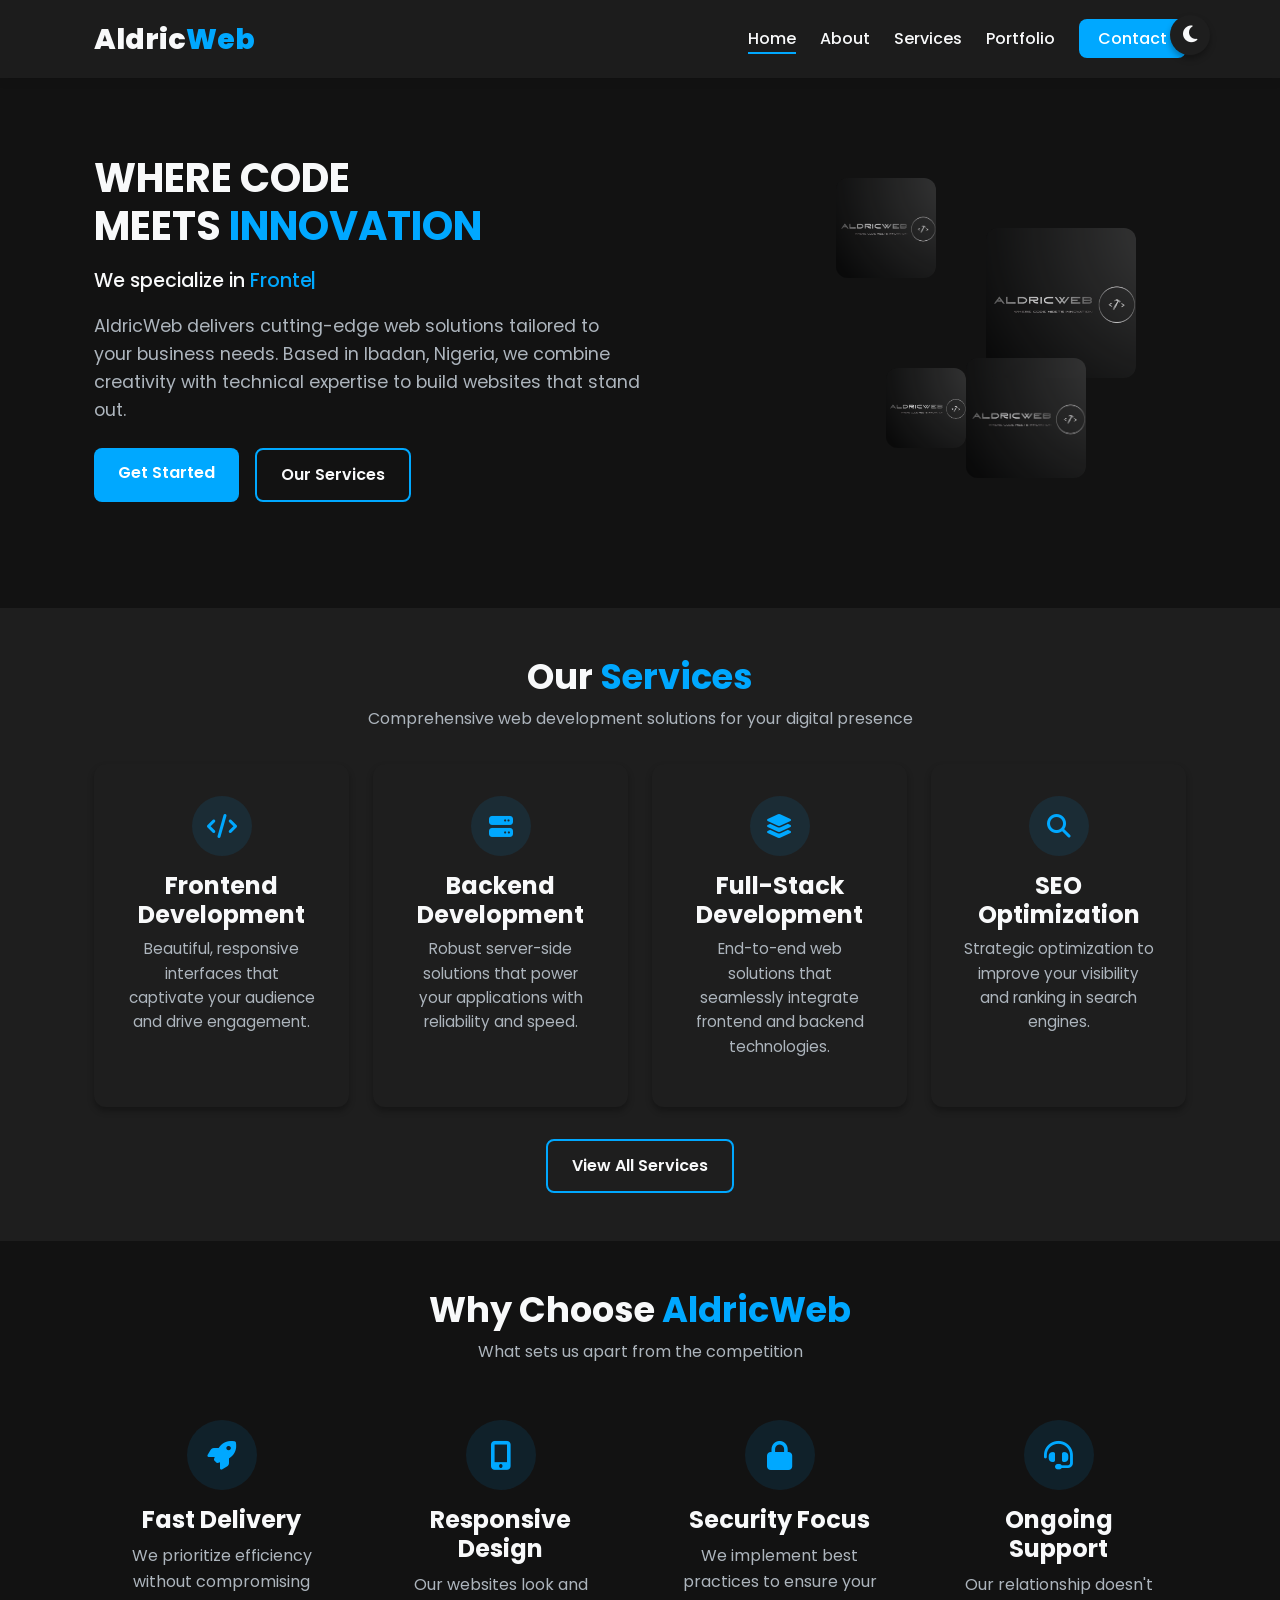
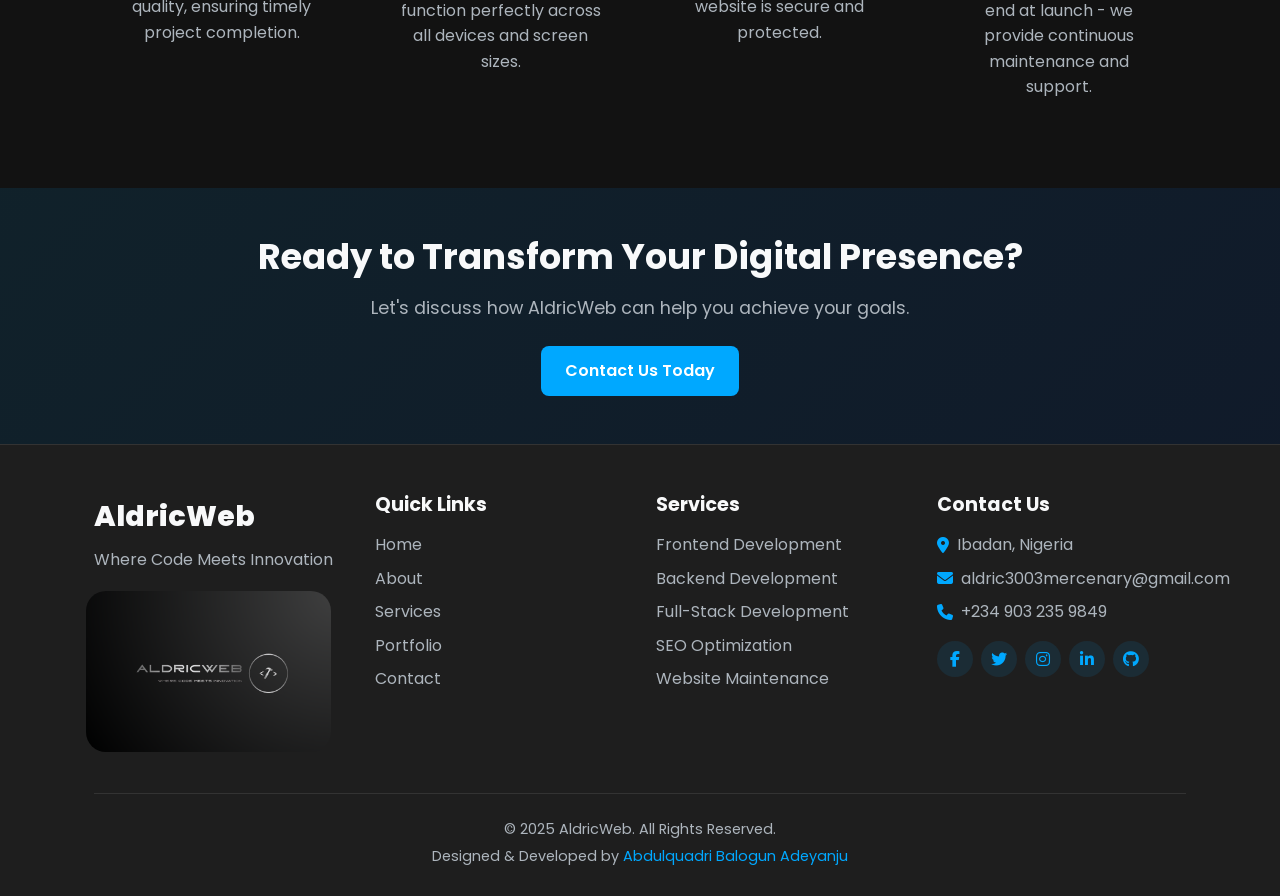
<file: index.html>
<!DOCTYPE html>
<html lang="en">
<head>
    <meta charset="UTF-8">
    <meta name="google-site-verification" content="3xsqHu0CG_7zDyTfgKuI1Ntbq-TyNZGkpfAWYVhftKA" />
    <meta name="viewport" content="width=device-width, initial-scale=1.0">
    <title>AldricWeb - Web Development Company</title>

    <!-- Open Graph / Facebook -->
    <meta property="og:title" content="AldricWeb - Web Development Company" />
    <meta property="og:description" content="AldricWeb delivers cutting-edge web solutions tailored to your business needs." />
    <meta property="og:image" content="https://aldricweb.github.io/-/Main%20logo%202.png" />
    <meta property="og:url" content="https://aldricweb.github.io/-/" />

    <!-- Twitter -->
    <meta name="twitter:card" content="summary_large_image" />
    <meta name="twitter:title" content="AldricWeb - Web Development Company" />
    <meta name="twitter:description" content="AldricWeb delivers cutting-edge web solutions tailored to your business needs." />
    <meta name="twitter:image" content="https://aldricweb.github.io/-/Main%20logo%202.png" />

    <link rel="stylesheet" href="styles.css">
    <link rel="stylesheet" href="https://cdnjs.cloudflare.com/ajax/libs/font-awesome/6.4.0/css/all.min.css">
    <link rel="preconnect" href="https://fonts.googleapis.com">
    <link rel="preconnect" href="https://fonts.gstatic.com" crossorigin>
    <link href="https://fonts.googleapis.com/css2?family=Poppins:wght@300;400;500;600;700;800&family=Montserrat:wght@300;400;500;600;700&display=swap" rel="stylesheet">
</head>
<body class="dark-mode">
    <div class="theme-toggle">
        <i class="fas fa-sun"></i>
        <i class="fas fa-moon active"></i>
    </div>

    <header>
        <div class="container">
            <div class="logo">
                <a href="index.html">Aldric<span>Web</span></a>
            </div>
            <nav>
                <div class="menu-toggle">
                    <div class="hamburger"></div>
                </div>
                <ul class="nav-links">
                    <li><a href="index.html" class="active">Home</a></li>
                    <li><a href="about.html">About</a></li>
                    <li><a href="services.html">Services</a></li>
                    <li><a href="portfolio.html">Portfolio</a></li>
                    <li><a href="contact.html" class="nav-cta">Contact</a></li>
                </ul>
            </nav>
        </div>
    </header>

    <main>
        <section class="hero">
            <div class="container">
                <div class="hero-content">
                    <h1 class="animate-title">
                        <span class="title-line">WHERE CODE</span>
                        <span class="title-line">MEETS <span class="highlight">INNOVATION</span></span>
                    </h1>
                    <div class="typing-container">
                        <p>We specialize in <span class="typing"></span></p>
                    </div>
                    <p class="hero-description">
                        AldricWeb delivers cutting-edge web solutions tailored to your business needs. Based in Ibadan, Nigeria, we combine creativity with technical expertise to build websites that stand out.
                    </p>
                    <div class="hero-cta">
                        <a href="contact.html" class="btn btn-primary">Get Started</a>
                        <a href="services.html" class="btn btn-secondary">Our Services</a>
                    </div>
                </div>
                <div class="hero-image">
                    <div class="geometric-shapes">
                        <div class="shape shape-1">
                            <img src="Main logo 2.png" alt="AldricWeb Logo" class="shape-logo">
                        </div>
                        <div class="shape shape-2">
                            <img src="Main logo 2.png" alt="AldricWeb Logo" class="shape-logo">
                        </div>
                        <div class="shape shape-3">
                            <img src="Main logo 2.png" alt="AldricWeb Logo" class="shape-logo">
                        </div>
                        <div class="shape shape-4">
                            <img src="Main logo 2.png" alt="AldricWeb Logo" class="shape-logo">
                        </div>
                    </div>
                </div>
        </section>

        <section class="services-overview">
            <div class="container">
                <div class="section-header">
                    <h2>Our <span class="highlight">Services</span></h2>
                    <p>Comprehensive web development solutions for your digital presence</p>
                </div>
                <div class="services-grid">
                    <div class="service-card">
                        <div class="service-icon">
                            <i class="fas fa-code"></i>
                        </div>
                        <h3>Frontend Development</h3>
                        <p>Beautiful, responsive interfaces that captivate your audience and drive engagement.</p>
                    </div>
                    <div class="service-card">
                        <div class="service-icon">
                            <i class="fas fa-server"></i>
                        </div>
                        <h3>Backend Development</h3>
                        <p>Robust server-side solutions that power your applications with reliability and speed.</p>
                    </div>
                    <div class="service-card">
                        <div class="service-icon">
                            <i class="fas fa-layer-group"></i>
                        </div>
                        <h3>Full-Stack Development</h3>
                        <p>End-to-end web solutions that seamlessly integrate frontend and backend technologies.</p>
                    </div>
                    <div class="service-card">
                        <div class="service-icon">
                            <i class="fas fa-search"></i>
                        </div>
                        <h3>SEO Optimization</h3>
                        <p>Strategic optimization to improve your visibility and ranking in search engines.</p>
                    </div>
                </div>
                <div class="services-cta">
                    <a href="services.html" class="btn btn-secondary">View All Services</a>
                </div>
            </div>
        </section>

        <section class="why-choose-us">
            <div class="container">
                <div class="section-header">
                    <h2>Why Choose <span class="highlight">AldricWeb</span></h2>
                    <p>What sets us apart from the competition</p>
                </div>
                <div class="features-grid">
                    <div class="feature">
                        <div class="feature-icon">
                            <i class="fas fa-rocket"></i>
                        </div>
                        <h3>Fast Delivery</h3>
                        <p>We prioritize efficiency without compromising quality, ensuring timely project completion.</p>
                    </div>
                    <div class="feature">
                        <div class="feature-icon">
                            <i class="fas fa-mobile-alt"></i>
                        </div>
                        <h3>Responsive Design</h3>
                        <p>Our websites look and function perfectly across all devices and screen sizes.</p>
                    </div>
                    <div class="feature">
                        <div class="feature-icon">
                            <i class="fas fa-lock"></i>
                        </div>
                        <h3>Security Focus</h3>
                        <p>We implement best practices to ensure your website is secure and protected.</p>
                    </div>
                    <div class="feature">
                        <div class="feature-icon">
                            <i class="fas fa-headset"></i>
                        </div>
                        <h3>Ongoing Support</h3>
                        <p>Our relationship doesn't end at launch - we provide continuous maintenance and support.</p>
                    </div>
                </div>
            </div>
        </section>

        <section class="cta-section">
            <div class="container">
                <div class="cta-content">
                    <h2>Ready to Transform Your Digital Presence?</h2>
                    <p>Let's discuss how AldricWeb can help you achieve your goals.</p>
                    <a href="contact.html" class="btn btn-primary">Contact Us Today</a>
                </div>
            </div>
        </section>
    </main>

    <footer>
        <div class="container">
            <div class="footer-content">
                <div class="footer-logo">
                    <a href="index.html">Aldric<span>Web</span></a>
                    <p>Where Code Meets Innovation</p>
                    <div class="tera">
                        <img src="Main logo 2.png" alt="logo" srcset="">
                    </div>
                </div>
                <div class="footer-links">
                    <h3>Quick Links</h3>
                    <ul>
                        <li><a href="index.html">Home</a></li>
                        <li><a href="about.html">About</a></li>
                        <li><a href="services.html">Services</a></li>
                        <li><a href="portfolio.html">Portfolio</a></li>
                        <li><a href="contact.html">Contact</a></li>
                    </ul>
                </div>
                <div class="footer-services">
                    <h3>Services</h3>
                    <ul>
                        <li><a href="services.html#frontend">Frontend Development</a></li>
                        <li><a href="services.html#backend">Backend Development</a></li>
                        <li><a href="services.html#fullstack">Full-Stack Development</a></li>
                        <li><a href="services.html#seo">SEO Optimization</a></li>
                        <li><a href="services.html#maintenance">Website Maintenance</a></li>
                    </ul>
                </div>
                <div class="footer-contact">
                    <h3>Contact Us</h3>
                    <p><i class="fas fa-map-marker-alt"></i> Ibadan, Nigeria</p>
                    <p><i class="fas fa-envelope"></i> aldric3003mercenary@gmail.com</p>
                    <p><i class="fas fa-phone"></i> +234 903 235 9849</p>
                    <div class="social-icons">
                        <a href="#" aria-label="Facebook"><i class="fab fa-facebook-f"></i></a>
                        <a href="https://x.com/Abdulquadr40124" aria-label="Twitter"><i class="fab fa-twitter"></i></a>
                        <a href="#" aria-label="Instagram"><i class="fab fa-instagram"></i></a>
                        <a href="https://www.linkedin.com/in/abdulquadri-balogun-aa053230b/" aria-label="LinkedIn"><i class="fab fa-linkedin-in"></i></a>
                        <a href="https://github.com/AldricWeb" aria-label="GitHub"><i class="fab fa-github"></i></a>
                    </div>
                </div>
            </div>
            <div class="footer-bottom">
                <p>&copy; 2025 AldricWeb. All Rights Reserved.</p>
                <p>Designed & Developed by <a href="#">Abdulquadri Balogun Adeyanju</a></p>
            </div>
        </div>
    </footer>

    <script src="script.js"></script>
</body>
</html>
</file>
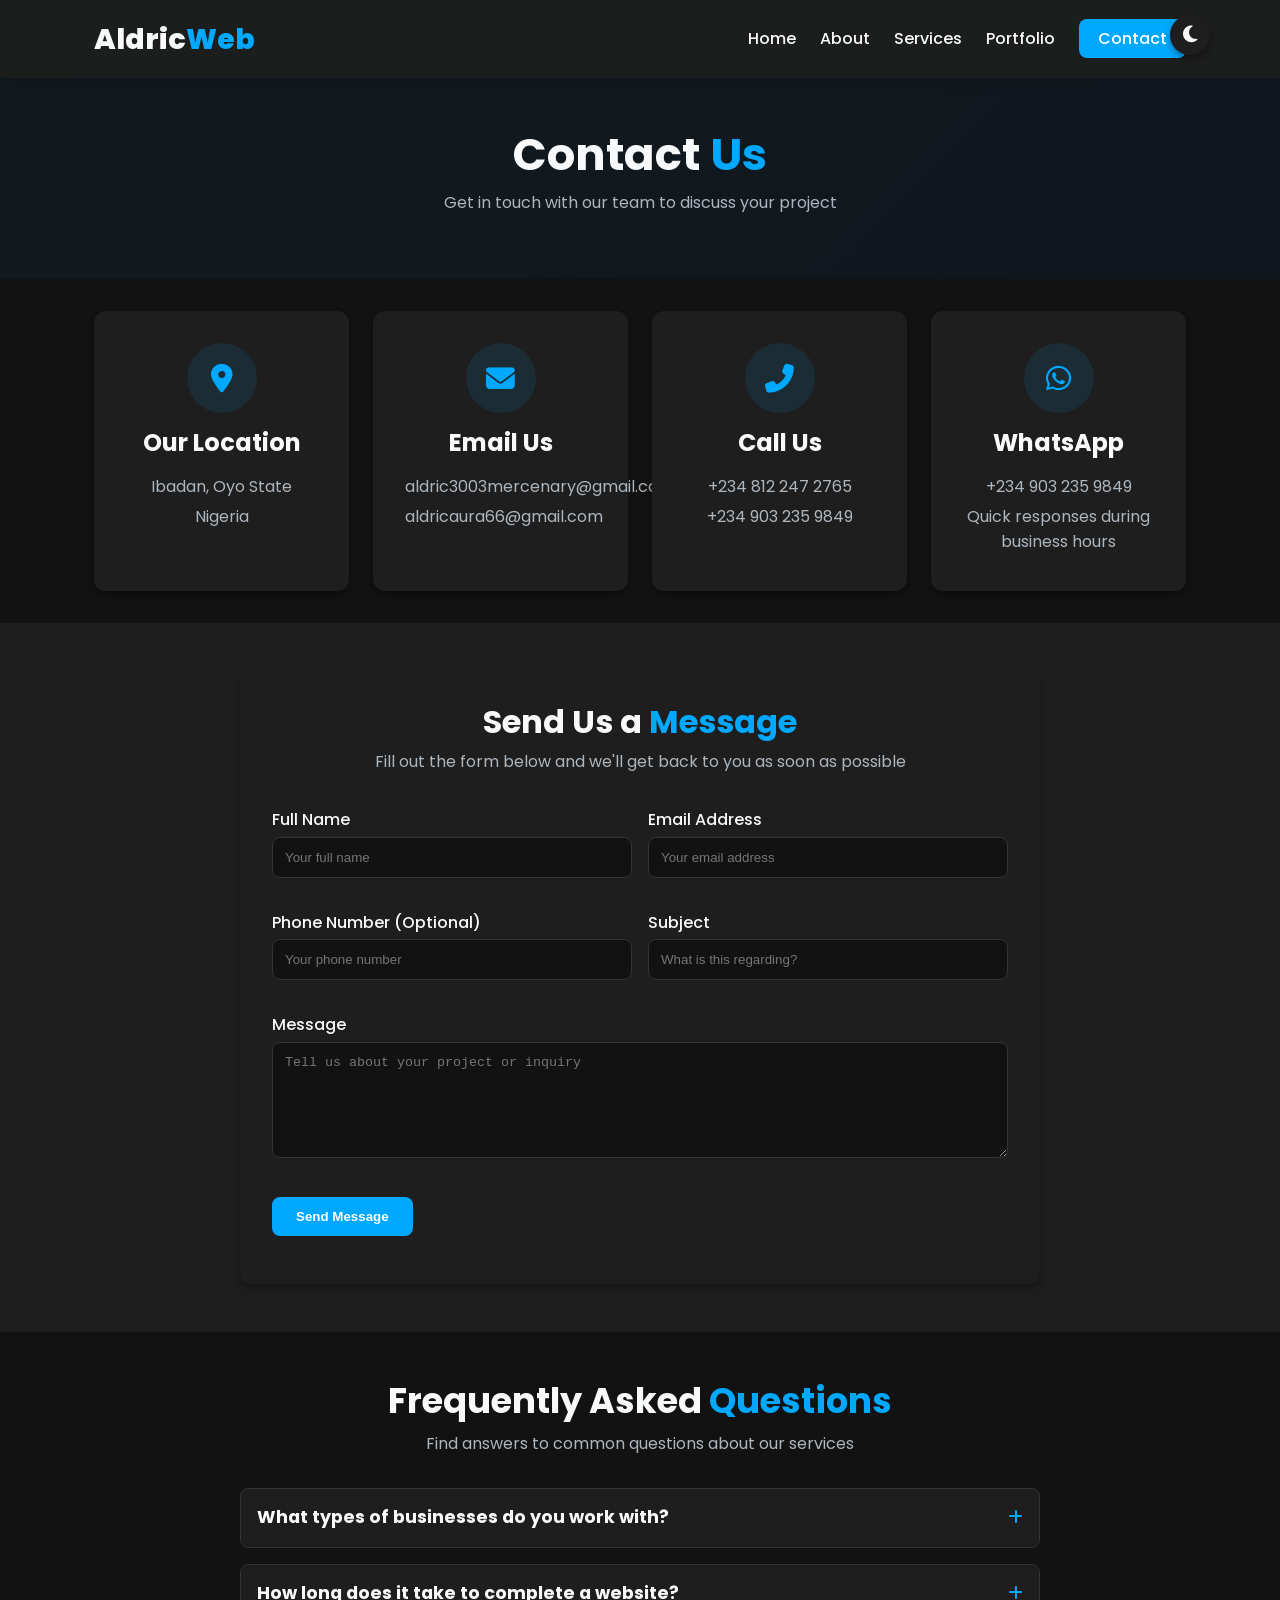
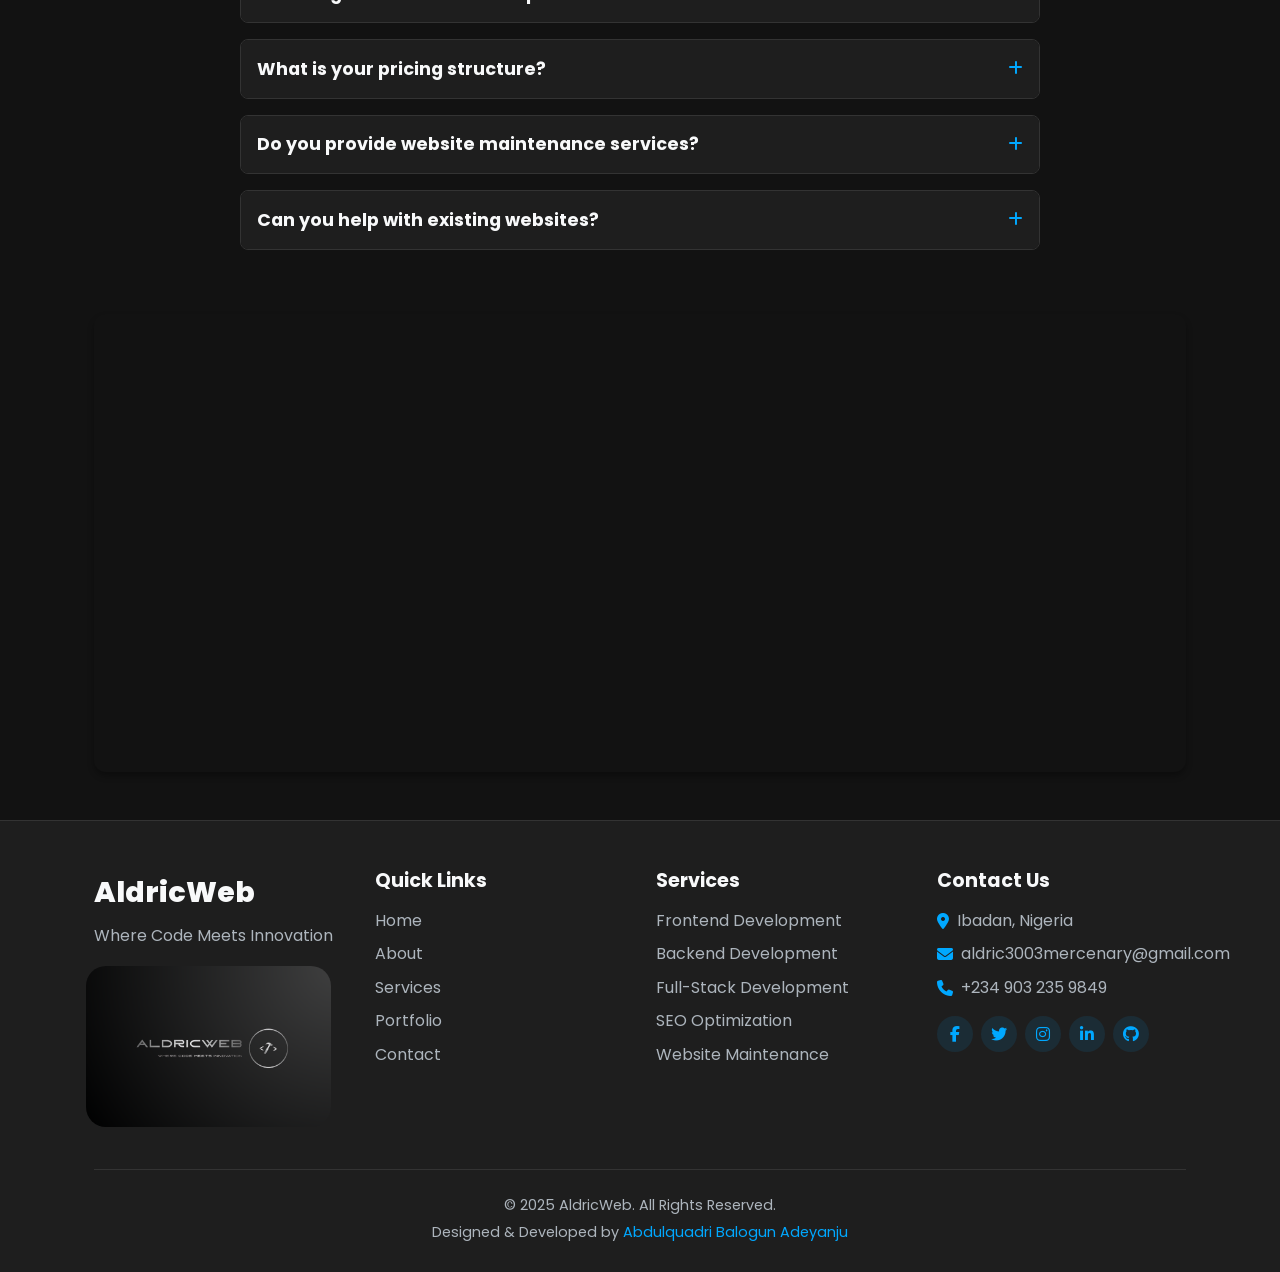
<file: contact.html>
<!DOCTYPE html>
<html lang="en">
<head>
    <meta charset="UTF-8">
    <meta name="viewport" content="width=device-width, initial-scale=1.0">
    <title>Contact Us - AldricWeb</title>
    <link rel="stylesheet" href="styles.css">
    <link rel="stylesheet" href="https://cdnjs.cloudflare.com/ajax/libs/font-awesome/6.4.0/css/all.min.css">
    <link rel="preconnect" href="https://fonts.googleapis.com">
    <link rel="preconnect" href="https://fonts.gstatic.com" crossorigin>
    <link href="https://fonts.googleapis.com/css2?family=Poppins:wght@300;400;500;600;700;800&family=Montserrat:wght@300;400;500;600;700&display=swap" rel="stylesheet">
</head>
<body class="dark-mode">
    <div class="theme-toggle">
        <i class="fas fa-sun"></i>
        <i class="fas fa-moon active"></i>
    </div>

    <header>
        <div class="container">
            <div class="logo">
                <a href="index.html">Aldric<span>Web</span></a>
            </div>
            <nav>
                <div class="menu-toggle">
                    <div class="hamburger"></div>
                </div>
                <ul class="nav-links">
                    <li><a href="index.html">Home</a></li>
                    <li><a href="about.html">About</a></li>
                    <li><a href="services.html">Services</a></li>
                    <li><a href="portfolio.html">Portfolio</a></li>
                    <li><a href="contact.html" class="active nav-cta">Contact</a></li>
                </ul>
            </nav>
        </div>
    </header>

    <main>
        <section class="page-header">
            <div class="container">
                <h1>Contact <span class="highlight">Us</span></h1>
                <p>Get in touch with our team to discuss your project</p>
            </div>
        </section>

        <section class="contact-info">
            <div class="container">
                <div class="contact-grid">
                    <div class="contact-card">
                        <div class="contact-icon">
                            <i class="fas fa-map-marker-alt"></i>
                        </div>
                        <h3>Our Location</h3>
                        <p>Ibadan, Oyo State</p>
                        <p>Nigeria</p>
                    </div>
                    <div class="contact-card">
                        <div class="contact-icon">
                            <i class="fas fa-envelope"></i>
                        </div>
                        <h3>Email Us</h3>
                        <p><a href="mailto:aldric3003mercenary@gmail.com">aldric3003mercenary@gmail.com</a></p>
                        <p><a href="mailto:aldricaura66@gmail.com">aldricaura66@gmail.com</a></p>
                    </div>
                    <div class="contact-card">
                        <div class="contact-icon">
                            <i class="fas fa-phone-alt"></i>
                        </div>
                        <h3>Call Us</h3>
                        <p><a href="tel:+2341234567890">+234 812 247 2765</a></p>
                        <p><a href="tel:+2349876543210">+234 903 235 9849</a></p>
                    </div>
                    <div class="contact-card">
                        <div class="contact-icon">
                            <i class="fab fa-whatsapp"></i>
                        </div>
                        <h3>WhatsApp</h3>
                        <p><a href="https://wa.me/2349032359849">+234 903 235 9849</a></p>
                        <p>Quick responses during business hours</p>
                    </div>
                </div>
            </div>
        </section>

        <section class="contact-form-section">
            <div class="container">
                <div class="contact-form-container">
                    <div class="form-header">
                        <h2>Send Us a <span class="highlight">Message</span></h2>
                        <p>Fill out the form below and we'll get back to you as soon as possible</p>
                    </div>
                    <form id="contact-form" class="contact-form">
                        <div class="form-group">
                            <label for="name">Full Name</label>
                            <input type="text" id="name" name="name" placeholder="Your full name" required>
                        </div>
                        <div class="form-group">
                            <label for="email">Email Address</label>
                            <input type="email" id="email" name="email" placeholder="Your email address" required>
                        </div>
                        <div class="form-group">
                            <label for="phone">Phone Number (Optional)</label>
                            <input type="tel" id="phone" name="phone" placeholder="Your phone number">
                        </div>
                        <div class="form-group">
                            <label for="subject">Subject</label>
                            <input type="text" id="subject" name="subject" placeholder="What is this regarding?" required>
                        </div>
                        <div class="form-group full-width">
                            <label for="message">Message</label>
                            <textarea id="message" name="message" placeholder="Tell us about your project or inquiry" rows="6" required></textarea>
                        </div>
                        <div class="form-group full-width">
                            <button type="submit" class="btn btn-primary">Send Message</button>
                        </div>
                        <div id="form-status" class="form-status"></div>
                    </form>
                </div>
            </div>
        </section>

        <section class="faq-section">
            <div class="container">
                <div class="section-header">
                    <h2>Frequently Asked <span class="highlight">Questions</span></h2>
                    <p>Find answers to common questions about our services</p>
                </div>
                <div class="faq-container">
                    <div class="faq-item">
                        <div class="faq-question">
                            <h3>What types of businesses do you work with?</h3>
                            <span class="faq-toggle"><i class="fas fa-plus"></i></span>
                        </div>
                        <div class="faq-answer">
                            <p>We work with businesses of all sizes and across various industries. Whether you're a startup, small business, or established enterprise, we tailor our services to meet your specific needs and goals.</p>
                        </div>
                    </div>
                    <div class="faq-item">
                        <div class="faq-question">
                            <h3>How long does it take to complete a website?</h3>
                            <span class="faq-toggle"><i class="fas fa-plus"></i></span>
                        </div>
                        <div class="faq-answer">
                            <p>The timeline for website development varies depending on the complexity and scope of the project. A simple website might take 2-4 weeks, while more complex projects can take 2-3 months or more. We'll provide you with a detailed timeline during our initial consultation.</p>
                        </div>
                    </div>
                    <div class="faq-item">
                        <div class="faq-question">
                            <h3>What is your pricing structure?</h3>
                            <span class="faq-toggle"><i class="fas fa-plus"></i></span>
                        </div>
                        <div class="faq-answer">
                            <p>Our pricing is project-based and depends on the specific requirements, features, and complexity of your website. We provide detailed quotes after understanding your needs during the initial consultation. We also offer flexible payment plans to accommodate your budget.</p>
                        </div>
                    </div>
                    <div class="faq-item">
                        <div class="faq-question">
                            <h3>Do you provide website maintenance services?</h3>
                            <span class="faq-toggle"><i class="fas fa-plus"></i></span>
                        </div>
                        <div class="faq-answer">
                            <p>Yes, we offer comprehensive website maintenance services to ensure your website remains secure, up-to-date, and performing optimally. Our maintenance packages include regular updates, security monitoring, content updates, and technical support.</p>
                        </div>
                    </div>
                    <div class="faq-item">
                        <div class="faq-question">
                            <h3>Can you help with existing websites?</h3>
                            <span class="faq-toggle"><i class="fas fa-plus"></i></span>
                        </div>
                        <div class="faq-answer">
                            <p>We can help with redesigning, optimizing, or adding new features to your existing website. We'll assess your current website and recommend improvements to enhance its performance, user experience, and visual appeal.</p>
                        </div>
                    </div>
                </div>
            </div>
        </section>

        <section class="map-section">
            <div class="container">
                <div class="map-container">
                    <iframe src="https://www.google.com/maps/embed?pb=!1m18!1m12!1m3!1d253682.45932733244!2d3.7467799931955147!3d7.377003900000005!2m3!1f0!2f0!3f0!3m2!1i1024!2i768!4f13.1!3m3!1m2!1s0x10398d77eeff086f%3A0x3b33e0f76e8e04a9!2sIbadan!5e0!3m2!1sen!2sng!4v1623456789012!5m2!1sen!2sng" width="100%" height="450" style="border:0;" allowfullscreen="" loading="lazy" referrerpolicy="no-referrer-when-downgrade"></iframe>
                </div>
            </div>
        </section>
    </main>

    <footer>
        <div class="container">
            <div class="footer-content">
                <div class="footer-logo">
                    <a href="index.html">Aldric<span>Web</span></a>
                    <p>Where Code Meets Innovation</p>
                    <div class="tera">
                        <img src="Main logo 2.png" alt="logo" srcset="">
                    </div>
                </div>
                <div class="footer-links">
                    <h3>Quick Links</h3>
                    <ul>
                        <li><a href="index.html">Home</a></li>
                        <li><a href="about.html">About</a></li>
                        <li><a href="services.html">Services</a></li>
                        <li><a href="portfolio.html">Portfolio</a></li>
                        <li><a href="contact.html">Contact</a></li>
                    </ul>
                </div>
                <div class="footer-services">
                    <h3>Services</h3>
                    <ul>
                        <li><a href="services.html#frontend">Frontend Development</a></li>
                        <li><a href="services.html#backend">Backend Development</a></li>
                        <li><a href="services.html#fullstack">Full-Stack Development</a></li>
                        <li><a href="services.html#seo">SEO Optimization</a></li>
                        <li><a href="services.html#maintenance">Website Maintenance</a></li>
                    </ul>
                </div>
                <div class="footer-contact">
                    <h3>Contact Us</h3>
                    <p><i class="fas fa-map-marker-alt"></i> Ibadan, Nigeria</p>
                    <p><i class="fas fa-envelope"></i> aldric3003mercenary@gmail.com</p>
                    <p><i class="fas fa-phone"></i> +234 903 235 9849</p>
                    <div class="social-icons">
                        <a href="#" aria-label="Facebook"><i class="fab fa-facebook-f"></i></a>
                        <a href="https://x.com/Abdulquadr40124" aria-label="Twitter"><i class="fab fa-twitter"></i></a>
                        <a href="#" aria-label="Instagram"><i class="fab fa-instagram"></i></a>
                        <a href="https://www.linkedin.com/in/abdulquadri-balogun-aa053230b/" aria-label="LinkedIn"><i class="fab fa-linkedin-in"></i></a>
                        <a href="https://github.com/AldricWeb" aria-label="GitHub"><i class="fab fa-github"></i></a>
                    </div>
                </div>
            </div>
            <div class="footer-bottom">
                <p>&copy; 2025 AldricWeb. All Rights Reserved.</p>
                <p>Designed & Developed by <a href="#">Abdulquadri Balogun Adeyanju</a></p>
            </div>
        </div>
    </footer>

    <script src="script.js"></script>
</body>
</html>
</file>
<file: styles.css>
/* ===== GLOBAL STYLES ===== */
:root {
    /* Light Mode Colors */
    --primary-color-light: #00a8ff;
    --primary-hover-light: #0097e6;
    --text-color-light: #333;
    --text-secondary-light: #666;
    --bg-color-light: #f8f9fa;
    --bg-secondary-light: #fff;
    --border-color-light: #ddd;
    --card-bg-light: #fff;
    --card-shadow-light: 0 4px 6px rgba(0, 0, 0, 0.1);
    --header-bg-light: rgba(255, 255, 255, 0.95);
    
    /* Dark Mode Colors */
    --primary-color-dark: #00a8ff;
    --primary-hover-dark: #0097e6;
    --text-color-dark: #f8f9fa;
    --text-secondary-dark: #adb5bd;
    --bg-color-dark: #121212;
    --bg-secondary-dark: #1e1e1e;
    --border-color-dark: #333;
    --card-bg-dark: #1e1e1e;
    --card-shadow-dark: 0 4px 6px rgba(0, 0, 0, 0.3);
    --header-bg-dark: rgba(30, 30, 30, 0.95);
    
    /* Common Colors */
    --highlight-color: #00a8ff;
    --success-color: #28a745;
    --error-color: #dc3545;
    --warning-color: #ffc107;
    
    /* Fonts */
    --font-primary: 'Poppins', sans-serif;
    --font-secondary: 'Montserrat', sans-serif;
    
    /* Spacing */
    --spacing-xs: 0.25rem;
    --spacing-sm: 0.5rem;
    --spacing-md: 1rem;
    --spacing-lg: 1.5rem;
    --spacing-xl: 2rem;
    --spacing-xxl: 3rem;
    
    /* Border Radius */
    --border-radius-sm: 4px;
    --border-radius-md: 8px;
    --border-radius-lg: 12px;
    --border-radius-xl: 20px;
    --border-radius-circle: 50%;
    
    /* Transitions */
    --transition-fast: 0.2s ease;
    --transition-normal: 0.3s ease;
    --transition-slow: 0.5s ease;
    
    /* Container Widths */
    --container-sm: 540px;
    --container-md: 720px;
    --container-lg: 960px;
    --container-xl: 1140px;
}

/* Apply Light Mode Variables */
body {
    --primary-color: var(--primary-color-light);
    --primary-hover: var(--primary-hover-light);
    --text-color: var(--text-color-light);
    --text-secondary: var(--text-secondary-light);
    --bg-color: var(--bg-color-light);
    --bg-secondary: var(--bg-secondary-light);
    --border-color: var(--border-color-light);
    --card-bg: var(--card-bg-light);
    --card-shadow: var(--card-shadow-light);
    --header-bg: var(--header-bg-light);
}

/* Apply Dark Mode Variables */
body.dark-mode {
    --primary-color: var(--primary-color-dark);
    --primary-hover: var(--primary-hover-dark);
    --text-color: var(--text-color-dark);
    --text-secondary: var(--text-secondary-dark);
    --bg-color: var(--bg-color-dark);
    --bg-secondary: var(--bg-secondary-dark);
    --border-color: var(--border-color-dark);
    --card-bg: var(--card-bg-dark);
    --card-shadow: var(--card-shadow-dark);
    --header-bg: var(--header-bg-dark);
}

/* Reset and Base Styles */
*, *::before, *::after {
    margin: 0;
    padding: 0;
    box-sizing: border-box;
}

html {
    scroll-behavior: smooth;
    font-size: 16px;
}

body {
    font-family: var(--font-primary);
    color: var(--text-color);
    background-color: var(--bg-color);
    line-height: 1.6;
    transition: background-color var(--transition-normal), color var(--transition-normal);
    overflow-x: hidden;
}

a {
    text-decoration: none;
    color: var(--primary-color);
    transition: color var(--transition-fast);
}

a:hover {
    color: var(--primary-hover);
}

ul {
    list-style: none;
}

img {
    max-width: 100%;
    height: auto;
}

h1, h2, h3, h4, h5, h6 {
    font-weight: 700;
    line-height: 1.2;
    margin-bottom: var(--spacing-md);
}

h1 {
    font-size: 2.5rem;
}

h2 {
    font-size: 2rem;
}

h3 {
    font-size: 1.5rem;
}

p {
    margin-bottom: var(--spacing-md);
}

.container {
    width: 100%;
    max-width: var(--container-xl);
    margin: 0 auto;
    padding: 0 var(--spacing-lg);
}

.highlight {
    color: var(--highlight-color);
}

/* ===== THEME TOGGLE ===== */
.theme-toggle {
    position: fixed;
    top: 15px;
    right: 70px; /* Move it further left to avoid hamburger menu */
    z-index: 1000;
    display: flex;
    align-items: center;
    justify-content: center;
    width: 40px;
    height: 40px;
    background-color: var(--card-bg);
    border-radius: var(--border-radius-circle);
    box-shadow: var(--card-shadow);
    cursor: pointer;
    transition: background-color var(--transition-normal);
}

.theme-toggle i {
    font-size: 1.2rem;
    color: var(--text-color);
    transition: opacity var(--transition-fast), transform var(--transition-fast);
    position: absolute;
}

.theme-toggle .fa-sun {
    opacity: 0;
    transform: scale(0.5);
}

.theme-toggle .fa-moon {
    opacity: 0;
    transform: scale(0.5);
}

.theme-toggle .active {
    opacity: 1;
    transform: scale(1);
}

/* ===== HEADER & NAVIGATION ===== */
header {
    position: fixed;
    top: 0;
    left: 0;
    width: 100%;
    z-index: 100;
    background-color: var(--header-bg);
    box-shadow: 0 2px 10px rgba(0, 0, 0, 0.1);
    transition: background-color var(--transition-normal);
    backdrop-filter: blur(10px);
}

header .container {
    display: flex;
    justify-content: space-between;
    align-items: center;
    padding: var(--spacing-md) var(--spacing-lg);
}

.logo a {
    font-size: 1.8rem;
    font-weight: 800;
    color: var(--text-color);
    transition: color var(--transition-fast);
}

.logo a span {
    color: var(--highlight-color);
}

.nav-links {
    display: flex;
    align-items: center;
}

.nav-links li {
    margin-left: var(--spacing-lg);
}

.nav-links a {
    color: var(--text-color);
    font-weight: 500;
    position: relative;
    padding: var(--spacing-xs) 0;
}

.nav-links a::after {
    content: '';
    position: absolute;
    bottom: 0;
    left: 0;
    width: 0;
    height: 2px;
    background-color: var(--highlight-color);
    transition: width var(--transition-normal);
}

.nav-links a:hover::after,
.nav-links a.active::after {
    width: 100%;
}

.nav-links a.nav-cta {
    background-color: var(--highlight-color);
    color: white;
    padding: 0.5rem 1.2rem;
    border-radius: var(--border-radius-md);
    transition: background-color var(--transition-fast);
}

.nav-links a.nav-cta:hover {
    background-color: var(--primary-hover);
}

.nav-links a.nav-cta::after {
    display: none;
}
.menu-toggle {
    position: fixed;
    display: none;
    width: 40px;
    height: 40px;
    background-color: var(--card-bg);
    border-radius: var(--border-radius-circle);
    box-shadow: var(--card-shadow);
    cursor: pointer;
    position: relative;
    z-index: 100;
    align-items: center;
    justify-content: center;
    transition: background-color var(--transition-normal);
}

.hamburger {
    width: 20px;
    height: 2px;
    background-color: var(--text-color);
    position: absolute;
    margin: 20px;
    left: -10px;
    transition: background-color var(--transition-fast);
}

.hamburger::before,
.hamburger::after {
    content: '';
    position: absolute;
    width: 20px;
    height: 2px;
    background-color: var(--text-color);
    transition: transform var(--transition-fast);
}

.hamburger::before {
    top: -6px;
}

.hamburger::after {
    bottom: -6px;
}

.menu-toggle.active .hamburger {
    background-color: transparent;
}

.menu-toggle.active .hamburger::before {
    transform: rotate(45deg);
    top: 0;
}

.menu-toggle.active .hamburger::after {
    transform: rotate(-45deg);
    bottom: 0;
}

@media (max-width: 768px) {
    .menu-toggle {
        display: flex;
    }
}

/* ===== BUTTONS ===== */
.btn {
    display: inline-block;
    padding: 0.75rem 1.5rem;
    border-radius: var(--border-radius-md);
    font-weight: 600;
    text-align: center;
    cursor: pointer;
    transition: all var(--transition-fast);
    border: none;
    outline: none;
}

.btn-primary {
    background-color: var(--highlight-color);
    color: white;
}

.btn-primary:hover {
    background-color: var(--primary-hover);
    color: white;
    transform: translateY(-2px);
    box-shadow: 0 4px 8px rgba(0, 0, 0, 0.1);
}

.btn-secondary {
    background-color: transparent;
    color: var(--text-color);
    border: 2px solid var(--highlight-color);
}

.btn-secondary:hover {
    background-color: var(--highlight-color);
    color: white;
    transform: translateY(-2px);
    box-shadow: 0 4px 8px rgba(0, 0, 0, 0.1);
}

.btn-small {
    padding: 0.5rem 1rem;
    font-size: 0.875rem;
}

/* ===== HERO SECTION ===== */
.hero {
    padding: 8rem 0 5rem;
    position: relative;
    overflow: hidden;
}

.hero .container {
    display: flex;
    align-items: center;
    justify-content: space-between;
}

.hero-content {
    flex: 1;
    max-width: 600px;
}

.hero-image {
    flex: 1;
    display: flex;
    justify-content: flex-end;
    position: relative;
}

.animate-title .title-line {
    display: block;
    overflow: hidden;
    opacity: 0;
    transform: translateY(30px);
    animation: fadeInUp 1s forwards;
}

.animate-title .title-line:nth-child(2) {
    animation-delay: 0.3s;
}

@keyframes fadeInUp {
    to {
        opacity: 1;
        transform: translateY(0);
    }
}

.typing-container {
    height: 30px;
    margin: var(--spacing-md) 0;
    font-size: 1.2rem;
    font-weight: 500;
}

.typing {
    position: relative;
    color: var(--highlight-color);
}

.typing::after {
    content: '|';
    position: absolute;
    right: -4px;
    animation: blink 0.7s infinite;
}

@keyframes blink {
    0%, 100% {
        opacity: 1;
    }
    50% {
        opacity: 0;
    }
}

.hero-description {
    margin-bottom: var(--spacing-lg);
    color: var(--text-secondary);
    font-size: 1.1rem;
}

.hero-cta {
    display: flex;
    gap: var(--spacing-md);
}

.geometric-shapes {
    position: relative;
    width: 400px;
    height: 400px;
}

.shape {
    position: absolute;
    border-radius: var(--border-radius-lg);
    background: #0088ff;
    opacity: 0.9;
    animation: float 6s infinite ease-in-out;
    display: flex;
    align-items: center;
    justify-content: center;
    overflow: hidden;
    padding: 0;
}

.shape-logo {
    width: 100%;
    height: 100%;
    object-fit: cover;
    display: block;
}

.shape-1 {
    width: 100px;
    height: 100px;
    top: 50px;
    left: 50px;
    animation-delay: 0s;
}

.shape-2 {
    width: 150px;
    height: 150px;
    top: 100px;
    right: 50px;
    animation-delay: 1s;
}

.shape-3 {
    width: 80px;
    height: 80px;
    bottom: 80px;
    left: 100px;
    animation-delay: 2s;
}

.shape-4 {
    width: 120px;
    height: 120px;
    bottom: 50px;
    right: 100px;
    animation-delay: 3s;
}

@keyframes float {
    0%, 100% {
        transform: translateY(0) rotate(0deg);
    }
    50% {
        transform: translateY(-20px) rotate(5deg);
    }
}

/* ===== SERVICES OVERVIEW ===== */
.services-overview {
    padding: var(--spacing-xxl) 0;
    background-color: var(--bg-secondary);
}

.section-header {
    text-align: center;
    margin-bottom: var(--spacing-xl);
}

.section-header h2 {
    font-size: 2.2rem;
    margin-bottom: var(--spacing-sm);
}

.section-header p {
    color: var(--text-secondary);
    max-width: 600px;
    margin: 0 auto;
}

.services-grid {
    display: grid;
    grid-template-columns: repeat(auto-fit, minmax(250px, 1fr));
    gap: var(--spacing-lg);
    margin-top: var(--spacing-xl);
}

.service-card {
    background-color: var(--card-bg);
    border-radius: var(--border-radius-lg);
    padding: var(--spacing-xl);
    box-shadow: var(--card-shadow);
    transition: transform var(--transition-normal), box-shadow var(--transition-normal);
    text-align: center;
}

.service-card:hover {
    transform: translateY(-10px);
    box-shadow: 0 10px 20px rgba(0, 0, 0, 0.1);
}

.service-icon {
    width: 60px;
    height: 60px;
    background-color: rgba(0, 168, 255, 0.1);
    border-radius: var(--border-radius-circle);
    display: flex;
    align-items: center;
    justify-content: center;
    margin: 0 auto var(--spacing-md);
}

.service-icon i {
    font-size: 1.5rem;
    color: var(--highlight-color);
}

.service-card h3 {
    margin-bottom: var(--spacing-sm);
}

.service-card p {
    color: var(--text-secondary);
    font-size: 0.95rem;
}

.services-cta {
    text-align: center;
    margin-top: var(--spacing-xl);
}

/* ===== WHY CHOOSE US ===== */
.why-choose-us {
    padding: var(--spacing-xxl) 0;
}

.features-grid {
    display: grid;
    grid-template-columns: repeat(auto-fit, minmax(250px, 1fr));
    gap: var(--spacing-lg);
    margin-top: var(--spacing-xl);
}

.feature {
    text-align: center;
    padding: var(--spacing-lg);
    transition: transform var(--transition-normal);
}

.feature:hover {
    transform: translateY(-10px);
}

.feature-icon {
    width: 70px;
    height: 70px;
    background-color: rgba(0, 168, 255, 0.1);
    border-radius: var(--border-radius-circle);
    display: flex;
    align-items: center;
    justify-content: center;
    margin: 0 auto var(--spacing-md);
}

.feature-icon i {
    font-size: 1.8rem;
    color: var(--highlight-color);
}

.feature h3 {
    margin-bottom: var(--spacing-sm);
}

.feature p {
    color: var(--text-secondary);
}

/* ===== CTA SECTION ===== */
.cta-section {
    padding: var(--spacing-xxl) 0;
    background: linear-gradient(135deg, rgba(0, 168, 255, 0.1), rgba(0, 102, 255, 0.1));
    text-align: center;
}

.cta-content {
    max-width: 800px;
    margin: 0 auto;
}

.cta-content h2 {
    font-size: 2.2rem;
    margin-bottom: var(--spacing-md);
}

.cta-content p {
    color: var(--text-secondary);
    margin-bottom: var(--spacing-lg);
    font-size: 1.1rem;
}

/* ===== FOOTER ===== */
footer {
    background-color: var(--bg-secondary);
    padding-top: var(--spacing-xxl);
    border-top: 1px solid var(--border-color);
}

.footer-content {
    display: grid;
    grid-template-columns: repeat(auto-fit, minmax(200px, 1fr));
    gap: var(--spacing-xl);
    margin-bottom: var(--spacing-xl);
}

.footer-logo a {
    font-size: 1.8rem;
    font-weight: 800;
    color: var(--text-color);
}

.footer-logo p {
    color: var(--text-secondary);
    margin-top: var(--spacing-sm);
}

.footer-links h3,
.footer-services h3,
.footer-contact h3 {
    font-size: 1.2rem;
    margin-bottom: var(--spacing-md);
}

.footer-links ul li,
.footer-services ul li {
    margin-bottom: var(--spacing-sm);
}

.footer-links ul li a,
.footer-services ul li a {
    color: var(--text-secondary);
    transition: color var(--transition-fast);
}

.footer-links ul li a:hover,
.footer-services ul li a:hover {
    color: var(--highlight-color);
}

.footer-contact p {
    display: flex;
    align-items: center;
    color: var(--text-secondary);
    margin-bottom: var(--spacing-sm);
}

.footer-contact p i {
    margin-right: var(--spacing-sm);
    color: var(--highlight-color);
}

.social-icons {
    display: flex;
    gap: var(--spacing-sm);
    margin-top: var(--spacing-md);
}

.social-icons a {
    display: flex;
    align-items: center;
    justify-content: center;
    width: 36px;
    height: 36px;
    background-color: rgba(0, 168, 255, 0.1);
    border-radius: var(--border-radius-circle);
    color: var(--highlight-color);
    transition: all var(--transition-fast);
}

.social-icons a:hover {
    background-color: var(--highlight-color);
    color: white;
    transform: translateY(-3px);
}
.tera {
position: relative;
right: 10px;
border: 2px solid rgba(0, 0, 0, 0);
}
.tera img {
    border-radius: 20px;
}
.footer-bottom {
    border-top: 1px solid var(--border-color);
    padding: var(--spacing-lg) 0;
    text-align: center;
}

.footer-bottom p {
    color: var(--text-secondary);
    font-size: 0.9rem;
    margin-bottom: var(--spacing-xs);
}

.footer-bottom a {
    color: var(--highlight-color);
}

/* ===== PAGE HEADER ===== */
.page-header {
    padding: 8rem 0 4rem;
    text-align: center;
    background: linear-gradient(135deg, rgba(0, 168, 255, 0.05), rgba(0, 102, 255, 0.05));
}

.page-header h1 {
    font-size: 2.8rem;
    margin-bottom: var(--spacing-sm);
}

.page-header p {
    color: var(--text-secondary);
    max-width: 600px;
    margin: 0 auto;
}

/* ===== ABOUT PAGE ===== */
.about-story {
    padding: var(--spacing-xxl) 0;
}

.about-grid {
    display: grid;
    grid-template-columns: 1fr 1fr;
    gap: var(--spacing-xl);
    align-items: center;
}

.about-image {
    position: relative;
}

.image-container {
    position: relative;
    border-radius: var(--border-radius-lg);
    overflow: hidden;
}

.image-shape {
    position: absolute;
    width: 100%;
    height: 100%;
    top: 0;
    left: 0;
    background: linear-gradient(135deg, rgba(0, 168, 255, 0.2), rgba(0, 102, 255, 0.2));
    z-index: -1;
    transform: translate(20px, 20px);
    border-radius: var(--border-radius-lg);
}

.fade-in {
    opacity: 0;
    animation: fadeIn 1s forwards;
}

@keyframes fadeIn {
    to {
        opacity: 1;
    }
}

.about-content h2 {
    margin-bottom: var(--spacing-md);
}

.about-content p {
    color: var(--text-secondary);
    margin-bottom: var(--spacing-md);
}

/* ===== MISSION & VISION ===== */
.mission-vision {
    padding: var(--spacing-xxl) 0;
    background-color: var(--bg-secondary);
}

.mission-grid {
    display: grid;
    grid-template-columns: repeat(auto-fit, minmax(300px, 1fr));
    gap: var(--spacing-xl);
}

.mission-card {
    background-color: var(--card-bg);
    border-radius: var(--border-radius-lg);
    padding: var(--spacing-xl);
    box-shadow: var(--card-shadow);
    transition: transform var(--transition-normal);
}

.mission-card:hover {
    transform: translateY(-10px);
}

.mission-icon {
    width: 70px;
    height: 70px;
    background-color: rgba(0, 168, 255, 0.1);
    border-radius: var(--border-radius-circle);
    display: flex;
    align-items: center;
    justify-content: center;
    margin-bottom: var(--spacing-md);
}

.mission-icon i {
    font-size: 1.8rem;
    color: var(--highlight-color);
}

.mission-card h3 {
    margin-bottom: var(--spacing-md);
}

.mission-card p {
    color: var(--text-secondary);
}

.mission-card ul {
    color: var(--text-secondary);
    padding-left: var(--spacing-md);
}

.mission-card ul li {
    margin-bottom: var(--spacing-xs);
    position: relative;
    padding-left: var(--spacing-md);
}

.mission-card ul li::before {
    content: '•';
    color: var(--highlight-color);
    position: absolute;
    left: 0;
}

/* ===== FOUNDER SECTION ===== */
.founder {
    padding: var(--spacing-xxl) 0;
}

.founder-profile {
    display: grid;
    grid-template-columns: 300px 1fr;
    gap: var(--spacing-xl);
    align-items: start;
    margin-top: var(--spacing-xl);
}

.founder-image img {
    border-radius: var(--border-radius-lg);
    box-shadow: var(--card-shadow);
}

.founder-bio h3 {
    font-size: 1.8rem;
    margin-bottom: var(--spacing-xs);
}

.founder-title {
    color: var(--highlight-color);
    font-weight: 600;
    margin-bottom: var(--spacing-md);
}

.founder-bio p {
    color: var(--text-secondary);
    margin-bottom: var(--spacing-md);
}

.founder-social {
    display: flex;
    gap: var(--spacing-sm);
}

.founder-social a {
    display: flex;
    align-items: center;
    justify-content: center;
    width: 40px;
    height: 40px;
    background-color: rgba(0, 168, 255, 0.1);
    border-radius: var(--border-radius-circle);
    color: var(--highlight-color);
    transition: all var(--transition-fast);
}

.founder-social a:hover {
    background-color: var(--highlight-color);
    color: white;
    transform: translateY(-3px);
}

/* ===== TEAM SECTION ===== */
.team {
    padding: var(--spacing-xxl) 0;
    background-color: var(--bg-secondary);
}

.team-grid {
    display: grid;
    grid-template-columns: repeat(auto-fit, minmax(250px, 1fr));
    gap: var(--spacing-xl);
    margin-top: var(--spacing-xl);
}

.team-member {
    text-align: center;
    transition: transform var(--transition-normal);
}

.team-member:hover {
    transform: translateY(-10px);
}

.member-image {
    width: 200px;
    height: 200px;
    border-radius: var(--border-radius-circle);
    overflow: hidden;
    margin: 0 auto var(--spacing-md);
    box-shadow: var(--card-shadow);
}

.member-image img {
    width: 100%;
    height: 100%;
    object-fit: cover;
}

.team-member h3 {
    margin-bottom: var(--spacing-xs);
}

.team-member p {
    color: var(--text-secondary);
}

/* ===== SERVICES PAGE ===== */
.services-intro {
    padding: var(--spacing-xl) 0;
}

.services-intro-content {
    max-width: 800px;
    margin: 0 auto;
    text-align: center;
}

.services-intro-content p {
    color: var(--text-secondary);
    margin-bottom: var(--spacing-md);
}

.service-detail {
    padding: var(--spacing-xxl) 0;
}

.service-detail.alt {
    background-color: var(--bg-secondary);
}

.service-detail-grid {
    display: grid;
    grid-template-columns: 1fr 1fr;
    gap: var(--spacing-xl);
    align-items: center;
}

.service-detail-content h2 {
    margin-bottom: var(--spacing-md);
}

.service-detail-content p {
    color: var(--text-secondary);
    margin-bottom: var(--spacing-lg);
}

.service-detail-content h3 {
    font-size: 1.3rem;
    margin-bottom: var(--spacing-md);
}

.service-icon.large {
    width: 80px;
    height: 80px;
    margin: 0 0 var(--spacing-md);
}

.service-icon.large i {
    font-size: 2rem;
}

.service-list {
    margin-bottom: var(--spacing-lg);
}

.service-list li {
    margin-bottom: var(--spacing-sm);
    display: flex;
    align-items: center;
}

.service-list li i {
    color: var(--highlight-color);
    margin-right: var(--spacing-sm);
}

.service-detail-image img {
    border-radius: var(--border-radius-lg);
    box-shadow: var(--card-shadow);
}

.service-cta {
    margin-top: var(--spacing-lg);
}

/* ===== PROCESS SECTION ===== */
.process {
    padding: var(--spacing-xxl) 0;
    background-color: var(--bg-secondary);
}

.process-steps {
    max-width: 800px;
    margin: 0 auto;
    position: relative;
}

.process-steps::before {
    content: '';
    position: absolute;
    top: 0;
    bottom: 0;
    left: 24px;
    width: 2px;
    background-color: var(--highlight-color);
}

.process-step {
    display: flex;
    margin-bottom: var(--spacing-xl);
    position: relative;
}

.step-number {
    width: 50px;
    height: 50px;
    background-color: var(--highlight-color);
    border-radius: var(--border-radius-circle);
    display: flex;
    align-items: center;
    justify-content: center;
    color: white;
    font-weight: 700;
    font-size: 1.2rem;
    margin-right: var(--spacing-lg);
    z-index: 1;
}

.step-content {
    flex: 1;
}

.step-content h3 {
    margin-bottom: var(--spacing-xs);
}

.step-content p {
    color: var(--text-secondary);
}

/* ===== PORTFOLIO PAGE ===== */
.portfolio-filters {
    padding: var(--spacing-xl) 0;
    text-align: center;
}

.filter-buttons {
    display: flex;
    flex-wrap: wrap;
    justify-content: center;
    gap: var(--spacing-sm);
}

.filter-btn {
    padding: 0.5rem 1rem;
    background-color: var(--card-bg);
    border: 1px solid var(--border-color);
    border-radius: var(--border-radius-md);
    color: var(--text-color);
    cursor: pointer;
    transition: all var(--transition-fast);
}

.filter-btn:hover,
.filter-btn.active {
    background-color: var(--highlight-color);
    color: white;
    border-color: var(--highlight-color);
}

.portfolio-grid {
    padding: var(--spacing-xl) 0 var(--spacing-xxl);
}

.projects-grid {
    display: grid;
    grid-template-columns: repeat(auto-fill, minmax(350px, 1fr));
    gap: var(--spacing-xl);
}

.project-card {
    background-color: var(--card-bg);
    border-radius: var(--border-radius-lg);
    overflow: hidden;
    box-shadow: var(--card-shadow);
    transition: transform var(--transition-normal);
}

.project-card:hover {
    transform: translateY(-10px);
}

.project-preview {
    position: relative;
    height: 250px;
    overflow: hidden;
}

.project-preview iframe {
    width: 100%;
    height: 100%;
    border: none;
}

.project-overlay {
    position: absolute;
    top: 0;
    left: 0;
    width: 100%;
    height: 100%;
    background-color: rgba(0, 0, 0, 0.7);
    display: flex;
    align-items: center;
    justify-content: center;
    opacity: 0;
    transition: opacity var(--transition-normal);
}

.project-preview:hover .project-overlay {
    opacity: 1;
}

.project-actions {
    display: flex;
    gap: var(--spacing-sm);
}

.project-info {
    padding: var(--spacing-lg);
}

.project-info h3 {
    margin-bottom: var(--spacing-xs);
}

.project-info p {
    color: var(--text-secondary);
    margin-bottom: var(--spacing-md);
}

.project-tags {
    display: flex;
    flex-wrap: wrap;
    gap: var(--spacing-xs);
}

.project-tags span {
    padding: 0.25rem 0.75rem;
    background-color: rgba(0, 168, 255, 0.1);
    border-radius: var(--border-radius-md);
    color: var(--highlight-color);
    font-size: 0.8rem;
}

/* ===== PROJECT MODAL ===== */
.project-modal {
    display: none;
    position: fixed;
    top: 0;
    left: 0;
    width: 100%;
    height: 100%;
    background-color: rgba(0, 0, 0, 0.8);
    z-index: 1000;
    overflow-y: auto;
    padding: var(--spacing-xl) 0;
}

.modal-content {
    background-color: var(--card-bg);
    max-width: 900px;
    margin: 0 auto;
    border-radius: var(--border-radius-lg);
    overflow: hidden;
}

.modal-header {
    padding: var(--spacing-lg);
    display: flex;
    justify-content: space-between;
    align-items: center;
    border-bottom: 1px solid var(--border-color);
}

.modal-header h2 {
    margin-bottom: 0;
}

.close-modal {
    font-size: 1.5rem;
    cursor: pointer;
    color: var(--text-secondary);
    transition: color var(--transition-fast);
}

.close-modal:hover {
    color: var(--highlight-color);
}

.modal-body {
    padding: var(--spacing-lg);
}

.modal-preview {
    height: 400px;
    margin-bottom: var(--spacing-lg);
    border-radius: var(--border-radius-md);
    overflow: hidden;
}

.modal-preview iframe {
    width: 100%;
    height: 100%;
    border: none;
}

.modal-details {
    display: grid;
    grid-template-columns: 1fr 1fr;
    gap: var(--spacing-lg);
}

.detail-section h3 {
    font-size: 1.2rem;
    margin-bottom: var(--spacing-sm);
}

.detail-section p,
.detail-section ul {
    color: var(--text-secondary);
}

.detail-section ul {
    padding-left: var(--spacing-md);
}

.detail-section ul li {
    margin-bottom: var(--spacing-xs);
}

.modal-footer {
    padding: var(--spacing-lg);
    text-align: center;
    border-top: 1px solid var(--border-color);
}

/* ===== TESTIMONIALS ===== */
.testimonials {
    padding: var(--spacing-xxl) 0;
}

.testimonial-slider {
    position: relative;
    max-width: 800px;
    margin: 0 auto;
    overflow: hidden;
}

.testimonial-slide {
    display: none;
    animation: fadeIn 0.5s;
}

.testimonial-slide.active {
    display: block;
}

.testimonial-content {
    background-color: var(--card-bg);
    border-radius: var(--border-radius-lg);
    padding: var(--spacing-xl);
    box-shadow: var(--card-shadow);
    position: relative;
}

.quote-icon {
    position: absolute;
    top: 20px;
    left: 20px;
    color: rgba(0, 168, 255, 0.1);
    font-size: 2rem;
}

.testimonial-content p {
    font-style: italic;
    margin-bottom: var(--spacing-lg);
    padding-top: var(--spacing-md);
}

.client-info {
    display: flex;
    align-items: center;
}

.client-info img {
    width: 60px;
    height: 60px;
    border-radius: var(--border-radius-circle);
    margin-right: var(--spacing-md);
}

.client-info h4 {
    margin-bottom: 0;
}

.client-info p {
    margin-bottom: 0;
    color: var(--text-secondary);
    font-style: normal;
}

.testimonial-controls {
    display: flex;
    align-items: center;
    justify-content: center;
    margin-top: var(--spacing-lg);
}

.prev-testimonial,
.next-testimonial {
    background-color: var(--card-bg);
    border: none;
    width: 40px;
    height: 40px;
    border-radius: var(--border-radius-circle);
    display: flex;
    align-items: center;
    justify-content: center;
    cursor: pointer;
    color: var(--text-color);
    transition: all var(--transition-fast);
}

.prev-testimonial:hover,
.next-testimonial:hover {
    background-color: var(--highlight-color);
    color: white;
}

.testimonial-dots {
    display: flex;
    gap: var(--spacing-xs);
    margin: 0 var(--spacing-md);
}

.dot {
    width: 10px;
    height: 10px;
    border-radius: var(--border-radius-circle);
    background-color: var(--border-color);
    cursor: pointer;
    transition: background-color var(--transition-fast);
}

.dot.active {
    background-color: var(--highlight-color);
}

/* ===== CONTACT PAGE ===== */
.contact-info {
    padding: var(--spacing-xl) 0;
}

.contact-grid {
    display: grid;
    grid-template-columns: repeat(auto-fit, minmax(250px, 1fr));
    gap: var(--spacing-lg);
}

.contact-card {
    background-color: var(--card-bg);
    border-radius: var(--border-radius-lg);
    padding: var(--spacing-xl);
    box-shadow: var(--card-shadow);
    text-align: center;
    transition: transform var(--transition-normal);
}

.contact-card:hover {
    transform: translateY(-10px);
}

.contact-icon {
    width: 70px;
    height: 70px;
    background-color: rgba(0, 168, 255, 0.1);
    border-radius: var(--border-radius-circle);
    display: flex;
    align-items: center;
    justify-content: center;
    margin: 0 auto var(--spacing-md);
}

.contact-icon i {
    font-size: 1.8rem;
    color: var(--highlight-color);
}

.contact-card h3 {
    margin-bottom: var(--spacing-md);
}

.contact-card p {
    color: var(--text-secondary);
    margin-bottom: var(--spacing-xs);
}

.contact-card a {
    color: var(--text-secondary);
    transition: color var(--transition-fast);
}

.contact-card a:hover {
    color: var(--highlight-color);
}

/* ===== CONTACT FORM ===== */
.contact-form-section {
    padding: var(--spacing-xxl) 0;
    background-color: var(--bg-secondary);
}

.contact-form-container {
    max-width: 800px;
    margin: 0 auto;
    background-color: var(--card-bg);
    border-radius: var(--border-radius-lg);
    padding: var(--spacing-xl);
    box-shadow: var(--card-shadow);
}

.form-header {
    text-align: center;
    margin-bottom: var(--spacing-xl);
}

.form-header h2 {
    margin-bottom: var(--spacing-sm);
}

.form-header p {
    color: var(--text-secondary);
}

.contact-form {
    display: grid;
    grid-template-columns: 1fr 1fr;
    gap: var(--spacing-md);
}

.form-group {
    margin-bottom: var(--spacing-md);
}

.form-group.full-width {
    grid-column: 1 / -1;
}

.form-group label {
    display: block;
    margin-bottom: var(--spacing-xs);
    font-weight: 500;
}

.form-group input,
.form-group textarea {
    width: 100%;
    padding: 0.75rem;
    border: 1px solid var(--border-color);
    border-radius: var(--border-radius-md);
    background-color: var(--bg-color);
    color: var(--text-color);
    transition: border-color var(--transition-fast);
}

.form-group input:focus,
.form-group textarea:focus {
    outline: none;
    border-color: var(--highlight-color);
}

.form-status {
    grid-column: 1 / -1;
    padding: var(--spacing-md);
    border-radius: var(--border-radius-md);
    text-align: center;
    display: none;
}

.form-status.success {
    background-color: rgba(40, 167, 69, 0.1);
    color: var(--success-color);
    display: block;
}

.form-status.error {
    background-color: rgba(220, 53, 69, 0.1);
    color: var(--error-color);
    display: block;
}

/* ===== FAQ SECTION ===== */
.faq-section {
    padding: var(--spacing-xxl) 0;
}

.faq-container {
    max-width: 800px;
    margin: 0 auto;
}

.faq-item {
    margin-bottom: var(--spacing-md);
    border: 1px solid var(--border-color);
    border-radius: var(--border-radius-md);
    overflow: hidden;
}

.faq-question {
    padding: var(--spacing-md);
    background-color: var(--card-bg);
    display: flex;
    justify-content: space-between;
    align-items: center;
    cursor: pointer;
}

.faq-question h3 {
    margin-bottom: 0;
    font-size: 1.1rem;
}

.faq-toggle {
    color: var(--highlight-color);
    transition: transform var(--transition-fast);
}

.faq-item.active .faq-toggle {
    transform: rotate(45deg);
}

.faq-answer {
    padding: 0 var(--spacing-md);
    max-height: 0;
    overflow: hidden;
    transition: max-height var(--transition-normal), padding var(--transition-normal);
}

.faq-item.active .faq-answer {
    padding: 0 var(--spacing-md) var(--spacing-md);
    max-height: 500px;
}

.faq-answer p {
    color: var(--text-secondary);
}

/* ===== MAP SECTION ===== */
.map-section {
    padding-bottom: var(--spacing-xxl);
}

.map-container {
    border-radius: var(--border-radius-lg);
    overflow: hidden;
    box-shadow: var(--card-shadow);
}

/* ===== RESPONSIVE STYLES ===== */
@media (max-width: 1200px) {
    .container {
        max-width: var(--container-lg);
    }
}

@media (max-width: 992px) {
    .container {
        max-width: var(--container-md);
    }
    
    h1 {
        font-size: 2.2rem;
    }
    
    h2 {
        font-size: 1.8rem;
    }
    
    .hero .container {
        flex-direction: column;
    }
    
    .hero-content {
        text-align: center;
        margin-bottom: var(--spacing-xl);
    }
    
    .hero-cta {
        justify-content: center;
    }
    
    .about-grid,
    .service-detail-grid,
    .founder-profile {
        grid-template-columns: 1fr;
    }
    
    .about-image,
    .founder-image {
        margin-bottom: var(--spacing-xl);
    }
    
    .modal-details {
        grid-template-columns: 1fr;
    }
}

@media (max-width: 768px) {
    .container {
        max-width: var(--container-sm);
    }
    .nav-links {
        position: fixed;
        top: -100%;
        left: 0;
        right: 0;
        width: 100%;
        height: auto;
        max-height: 80vh;
        background-color: var(--bg-secondary);
        flex-direction: column;
        align-items: center;
        padding: 80px var(--spacing-lg) var(--spacing-lg);
        transition: top var(--transition-normal);
        z-index: 99;
        box-shadow: 0 5px 15px rgba(0, 0, 0, 0.1);
        overflow-y: auto;
        opacity: 0;
        visibility: hidden;
    }
    
    .nav-links.active {
        top: 0;
        opacity: 1;
        visibility: visible;
    }
    
    /* Adjust other mobile menu styles */
    .nav-links li {
        margin: var(--spacing-sm) 0;
        width: 100%;
        text-align: center;
    }
    
    /* Ensure hamburger menu is visible and properly positioned */
    .menu-toggle {
        display: block;
        position: relative;
        z-index: 100;
    }
    
    .menu-toggle.active .hamburger {
        background-color: transparent;
    }
    
    .menu-toggle.active .hamburger::before {
        transform: rotate(45deg);
        top: 0;
    }
    
    .menu-toggle.active .hamburger::after {
        transform: rotate(-45deg);
        bottom: 0;
    }
    
    .projects-grid {
        grid-template-columns: 1fr;
    }
    
    .contact-form {
        grid-template-columns: 1fr;
    }
}

@media (max-width: 576px) {
    html {
        font-size: 14px;
    }
    
    .container {
        padding: 0 var(--spacing-md);
    }
    
    .hero {
        padding: 6rem 0 3rem;
    }
    
    .section-header h2 {
        font-size: 1.8rem;
    }
    
    .services-grid,
    .features-grid,
    .mission-grid,
    .team-grid,
    .contact-grid {
        grid-template-columns: 1fr;
    }
    
    .footer-content {
        grid-template-columns: 1fr;
        text-align: center;
    }
    
    .footer-logo,
    .footer-links,
    .footer-services,
    .footer-contact {
        margin-bottom: var(--spacing-lg);
    }
    
    .social-icons {
        justify-content: center;
    }
}
  @media (max-width: 400px) {
        .theme-toggle {
            right: 60px;
        }
    }
</file>
